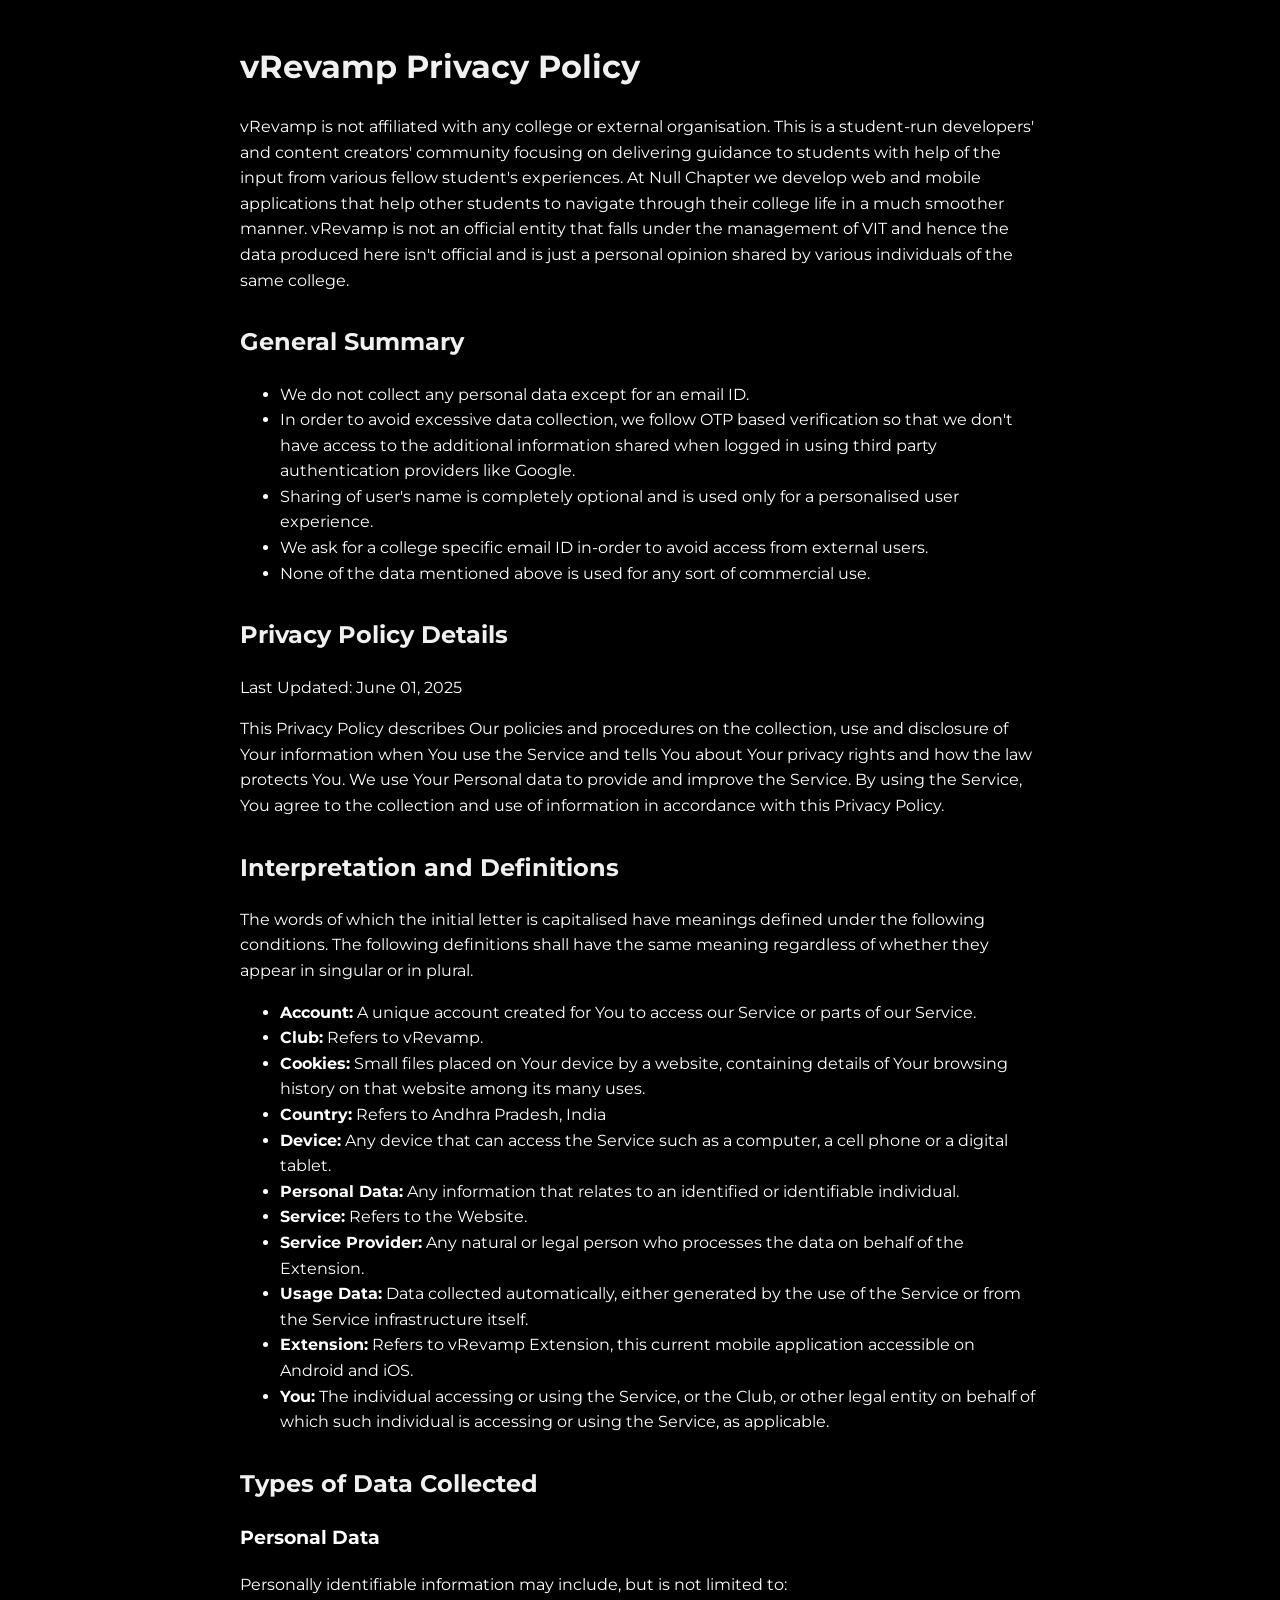
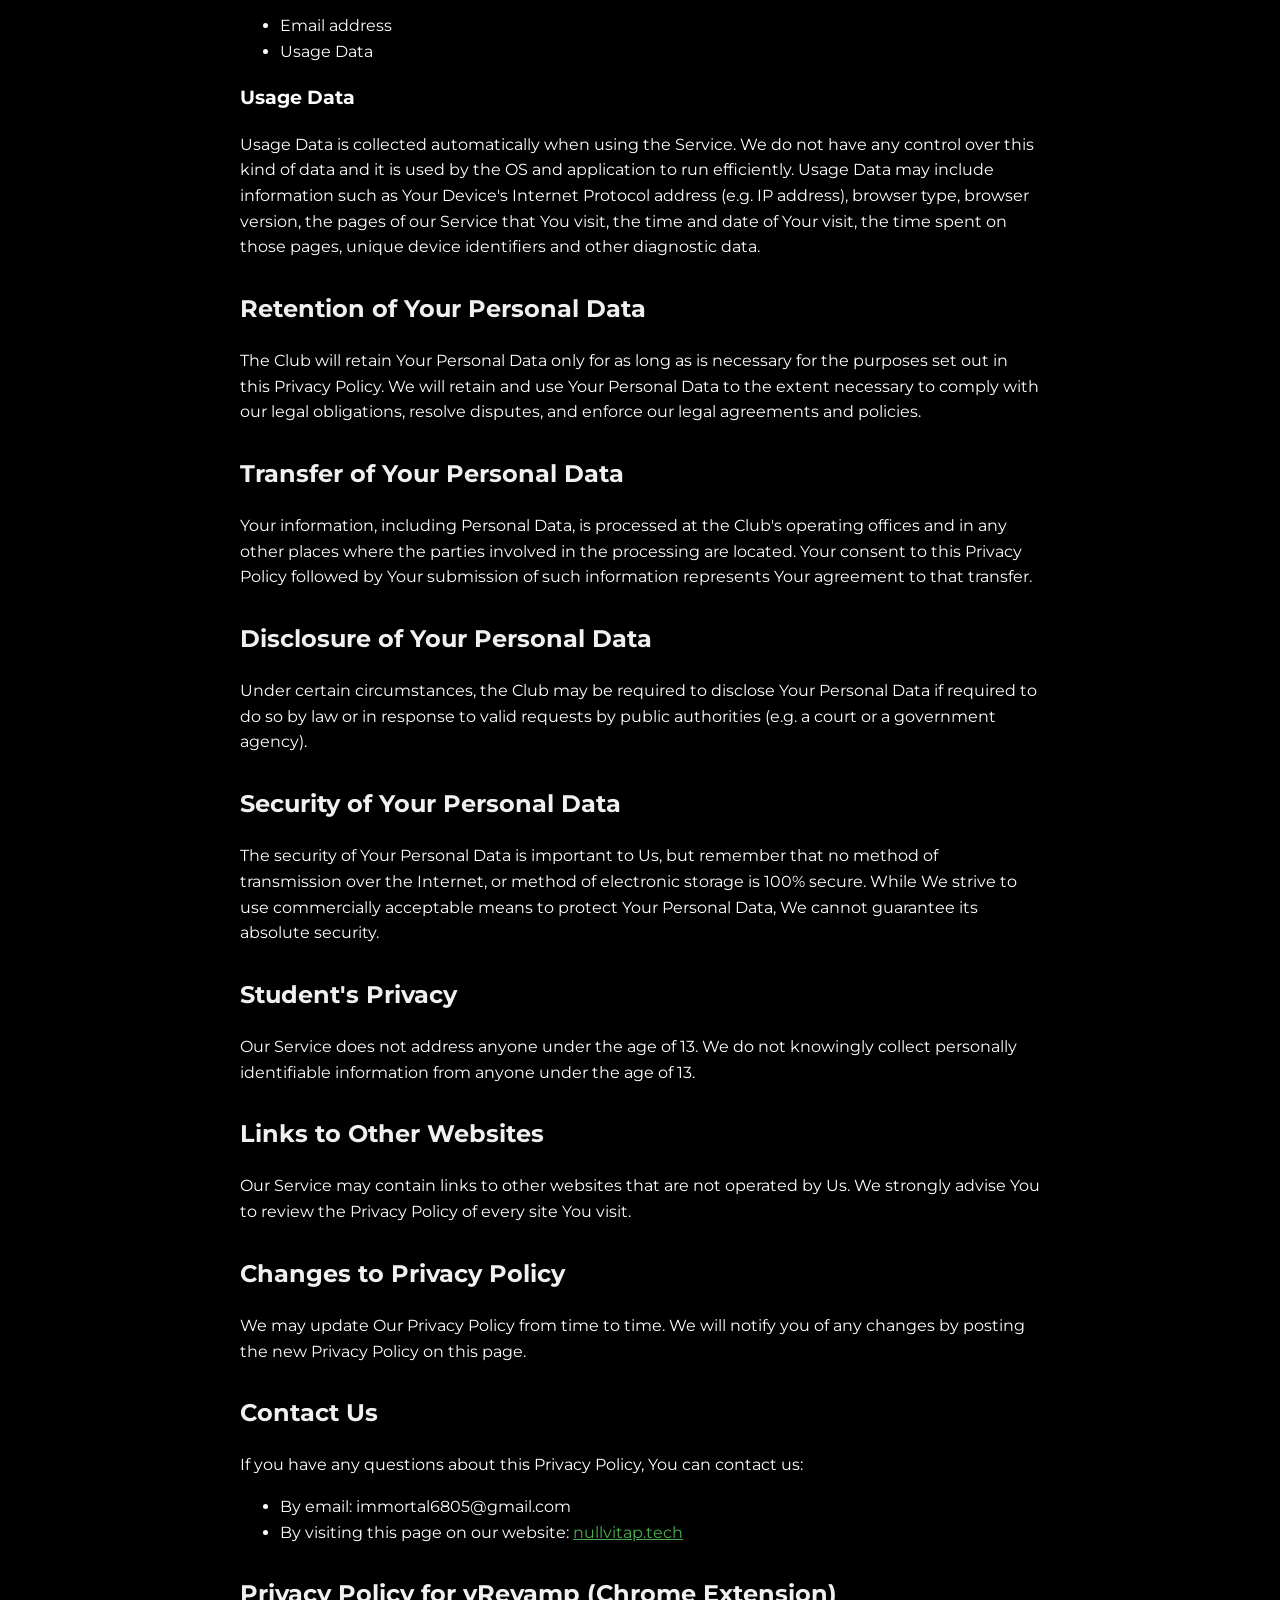
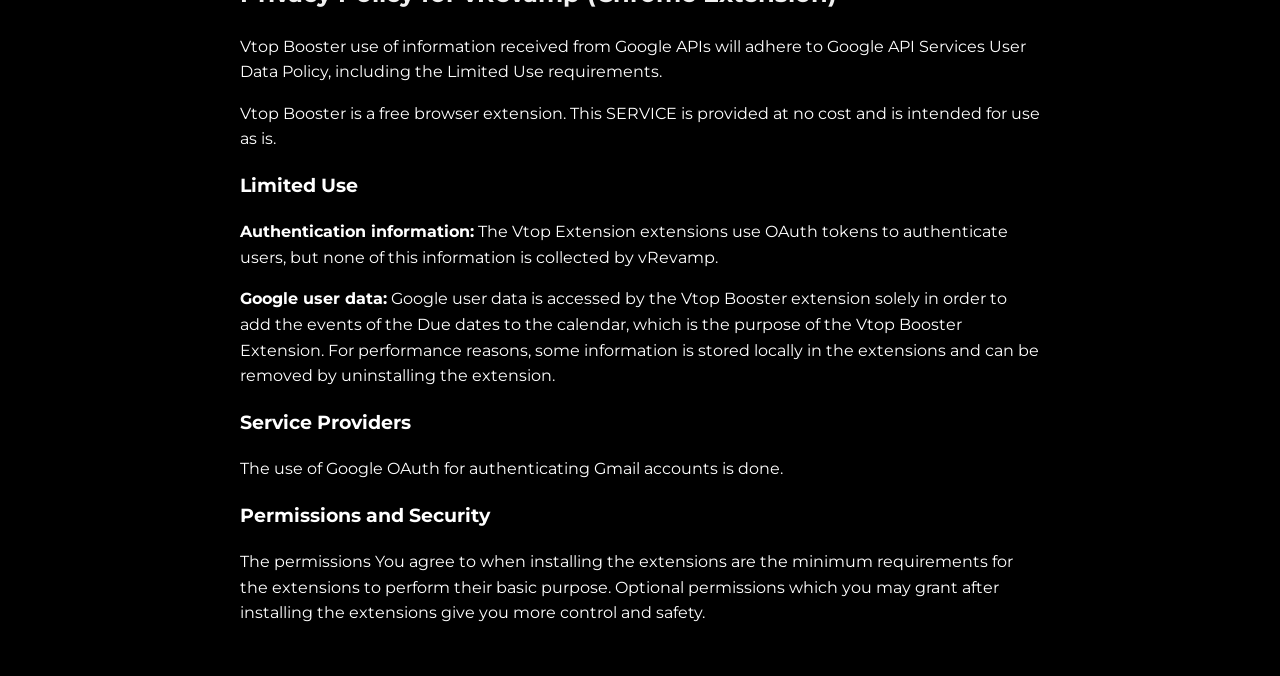
<file: index.html>
<!DOCTYPE html>
<html lang="en">
<head>
    <meta charset="UTF-8">
    <meta name="viewport" content="width=device-width, initial-scale=1.0">
    <title>vRevamp Privacy Policy</title>
    <link href="https://fonts.googleapis.com/css2?family=Montserrat:wght@400;700&display=swap" rel="stylesheet">
    <style>
        body {
            font-family: 'Montserrat', sans-serif;
            background-color: #000;
            color: #fff;
            line-height: 1.6;
            padding: 20px;
            max-width: 800px;
            margin: 0 auto;
        }
        h1, h2 {
            color: #f0f0f0;
        }
        a {
            color: #4CAF50;
        }
        .section {
            margin-bottom: 30px;
        }
    </style>
</head>
<body>
    <h1>vRevamp Privacy Policy</h1>
    
    <div class="section">
        <p>vRevamp is not affiliated with any college or external organisation. This is a student-run developers' and content creators' community focusing on delivering guidance to students with help of the input from various fellow student's experiences. At Null Chapter we develop web and mobile applications that help other students to navigate through their college life in a much smoother manner. vRevamp is not an official entity that falls under the management of VIT and hence the data produced here isn't official and is just a personal opinion shared by various individuals of the same college.</p>
    </div>

    <div class="section">
        <h2>General Summary</h2>
        <ul>
            <li>We do not collect any personal data except for an email ID.</li>
            <li>In order to avoid excessive data collection, we follow OTP based verification so that we don't have access to the additional information shared when logged in using third party authentication providers like Google.</li>
            <li>Sharing of user's name is completely optional and is used only for a personalised user experience.</li>
            <li>We ask for a college specific email ID in-order to avoid access from external users.</li>
            <li>None of the data mentioned above is used for any sort of commercial use.</li>
        </ul>
    </div>
    
    <div class="section">
        <h2>Privacy Policy Details</h2>
        <p>Last Updated: June 01, 2025</p>
        <p>This Privacy Policy describes Our policies and procedures on the collection, use and disclosure of Your information when You use the Service and tells You about Your privacy rights and how the law protects You. We use Your Personal data to provide and improve the Service. By using the Service, You agree to the collection and use of information in accordance with this Privacy Policy.</p>
    </div>
    
    <div class="section">
        <h2>Interpretation and Definitions</h2>
        <p>The words of which the initial letter is capitalised have meanings defined under the following conditions. The following definitions shall have the same meaning regardless of whether they appear in singular or in plural.</p>
        <ul>
            <li><strong>Account:</strong> A unique account created for You to access our Service or parts of our Service.</li>
            <li><strong>Club:</strong> Refers to vRevamp.</li>
            <li><strong>Cookies:</strong> Small files placed on Your device by a website, containing details of Your browsing history on that website among its many uses.</li>
            <li><strong>Country:</strong> Refers to Andhra Pradesh, India</li>
            <li><strong>Device:</strong> Any device that can access the Service such as a computer, a cell phone or a digital tablet.</li>
            <li><strong>Personal Data:</strong> Any information that relates to an identified or identifiable individual.</li>
            <li><strong>Service:</strong> Refers to the Website.</li>
            <li><strong>Service Provider:</strong> Any natural or legal person who processes the data on behalf of the Extension.</li>
            <li><strong>Usage Data:</strong> Data collected automatically, either generated by the use of the Service or from the Service infrastructure itself.</li>
            <li><strong>Extension:</strong> Refers to vRevamp Extension, this current mobile application accessible on Android and iOS.</li>
            <li><strong>You:</strong> The individual accessing or using the Service, or the Club, or other legal entity on behalf of which such individual is accessing or using the Service, as applicable.</li>
        </ul>
    </div>

    <div class="section">
        <h2>Types of Data Collected</h2>
        <h3>Personal Data</h3>
        <p>Personally identifiable information may include, but is not limited to:</p>
        <ul>
            <li>Email address</li>
            <li>Usage Data</li>
        </ul>
        
        <h3>Usage Data</h3>
        <p>Usage Data is collected automatically when using the Service. We do not have any control over this kind of data and it is used by the OS and application to run efficiently. Usage Data may include information such as Your Device's Internet Protocol address (e.g. IP address), browser type, browser version, the pages of our Service that You visit, the time and date of Your visit, the time spent on those pages, unique device identifiers and other diagnostic data.</p>
    </div>

    <div class="section">
        <h2>Retention of Your Personal Data</h2>
        <p>The Club will retain Your Personal Data only for as long as is necessary for the purposes set out in this Privacy Policy. We will retain and use Your Personal Data to the extent necessary to comply with our legal obligations, resolve disputes, and enforce our legal agreements and policies.</p>
    </div>

    <div class="section">
        <h2>Transfer of Your Personal Data</h2>
        <p>Your information, including Personal Data, is processed at the Club's operating offices and in any other places where the parties involved in the processing are located. Your consent to this Privacy Policy followed by Your submission of such information represents Your agreement to that transfer.</p>
    </div>

    <div class="section">
        <h2>Disclosure of Your Personal Data</h2>
        <p>Under certain circumstances, the Club may be required to disclose Your Personal Data if required to do so by law or in response to valid requests by public authorities (e.g. a court or a government agency).</p>
    </div>

    <div class="section">
        <h2>Security of Your Personal Data</h2>
        <p>The security of Your Personal Data is important to Us, but remember that no method of transmission over the Internet, or method of electronic storage is 100% secure. While We strive to use commercially acceptable means to protect Your Personal Data, We cannot guarantee its absolute security.</p>
    </div>

    <div class="section">
        <h2>Student's Privacy</h2>
        <p>Our Service does not address anyone under the age of 13. We do not knowingly collect personally identifiable information from anyone under the age of 13.</p>
    </div>

    <div class="section">
        <h2>Links to Other Websites</h2>
        <p>Our Service may contain links to other websites that are not operated by Us. We strongly advise You to review the Privacy Policy of every site You visit.</p>
    </div>

    <div class="section">
        <h2>Changes to Privacy Policy</h2>
        <p>We may update Our Privacy Policy from time to time. We will notify you of any changes by posting the new Privacy Policy on this page.</p>
    </div>

    <div class="section">
        <h2>Contact Us</h2>
        <p>If you have any questions about this Privacy Policy, You can contact us:</p>
        <ul>
            <li>By email: immortal6805@gmail.com</li>
            <li>By visiting this page on our website: <a href="https://nullvitap.tech">nullvitap.tech</a></li>
        </ul>
    </div>

    <div class="section">
        <h2>Privacy Policy for vRevamp (Chrome Extension)</h2>
        <p>Vtop Booster use of information received from Google APIs will adhere to Google API Services User Data Policy, including the Limited Use requirements.</p>
        <p>Vtop Booster is a free browser extension. This SERVICE is provided at no cost and is intended for use as is.</p>
        
        <h3>Limited Use</h3>
        <p><strong>Authentication information:</strong> The Vtop Extension extensions use OAuth tokens to authenticate users, but none of this information is collected by vRevamp.</p>
        <p><strong>Google user data:</strong> Google user data is accessed by the Vtop Booster extension solely in order to add the events of the Due dates to the calendar, which is the purpose of the Vtop Booster Extension. For performance reasons, some information is stored locally in the extensions and can be removed by uninstalling the extension.</p>
        
        <h3>Service Providers</h3>
        <p>The use of Google OAuth for authenticating Gmail accounts is done.</p>
        
        <h3>Permissions and Security</h3>
        <p>The permissions You agree to when installing the extensions are the minimum requirements for the extensions to perform their basic purpose. Optional permissions which you may grant after installing the extensions give you more control and safety.</p>
    </div>
</body>
</html>
</file>
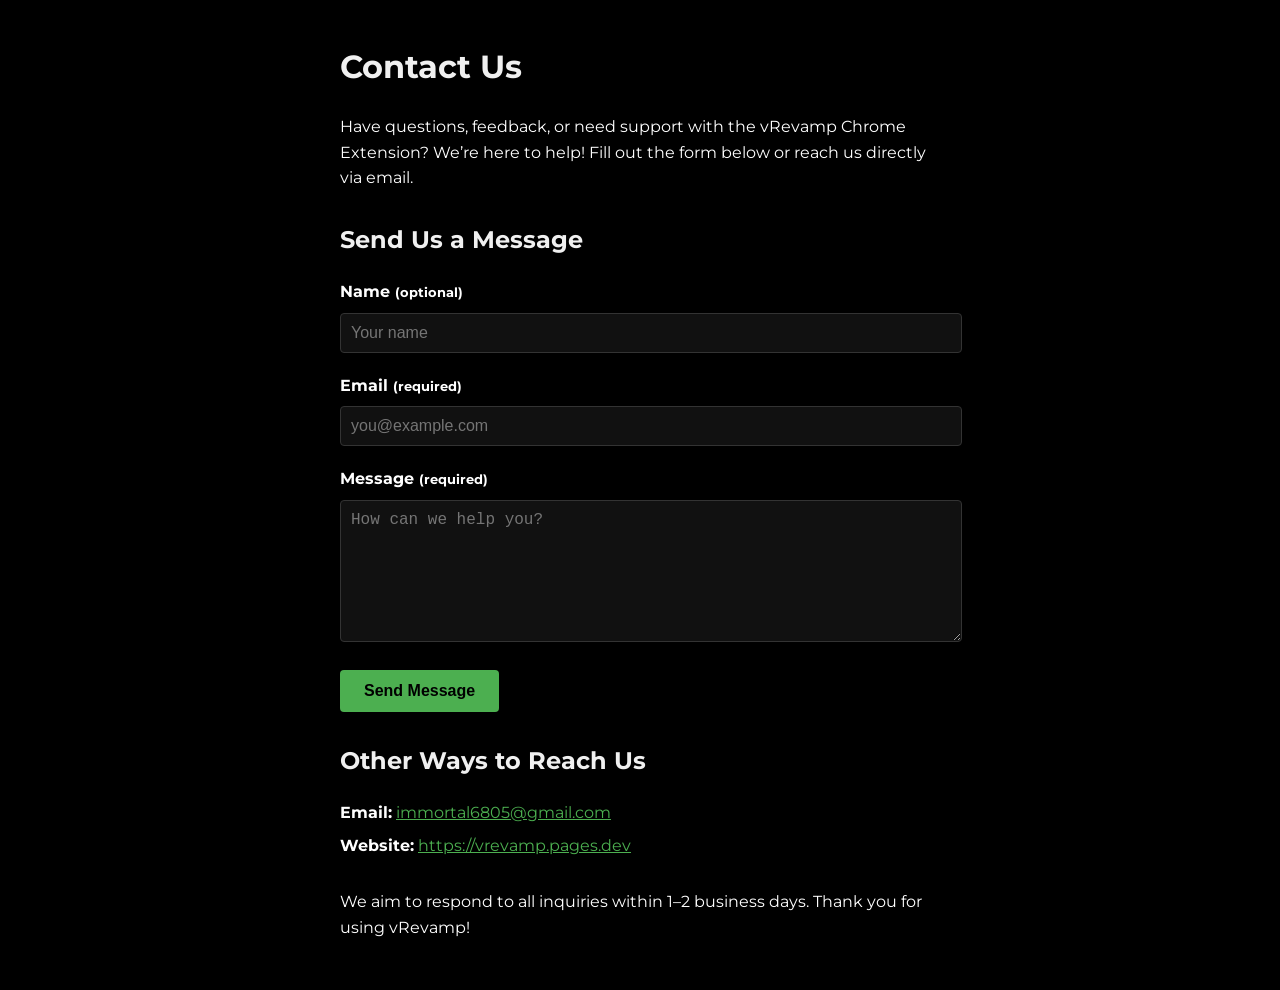
<file: html/contact.html>
<!DOCTYPE html>
<html lang="en">
<head>
  <meta charset="UTF-8" />
  <meta name="viewport" content="width=device-width, initial-scale=1.0"/>
  <title>vRevamp Extension — Contact Us</title>
  <link
    href="https://fonts.googleapis.com/css2?family=Montserrat:wght@400;700&display=swap"
    rel="stylesheet"
  />
  <style>
    body {
      font-family: 'Montserrat', sans-serif;
      background-color: #000;
      color: #fff;
      line-height: 1.6;
      padding: 20px;
      max-width: 600px;
      margin: 0 auto;
    }
    h1, h2 {
      color: #f0f0f0;
    }
    label {
      display: block;
      margin-bottom: 8px;
      font-weight: 700;
    }
    input[type="text"],
    input[type="email"],
    textarea {
      width: 100%;
      padding: 10px;
      margin-bottom: 20px;
      background-color: #111;
      border: 1px solid #333;
      border-radius: 4px;
      color: #fff;
      font-size: 1rem;
    }
    textarea {
      resize: vertical;
      min-height: 120px;
    }
    button {
      background-color: #4CAF50;
      color: #000;
      padding: 12px 24px;
      border: none;
      border-radius: 4px;
      font-size: 1rem;
      font-weight: 700;
      cursor: pointer;
      transition: background-color 0.2s ease;
    }
    button:hover {
      background-color: #45a049;
    }
    .section {
      margin-bottom: 30px;
    }
    .contact-info ul {
      list-style: none;
      padding: 0;
    }
    .contact-info li {
      margin-bottom: 8px;
    }
    a {
      color: #4CAF50;
    }
  </style>
</head>
<body>
  <h1>Contact Us</h1>

  <div class="section">
    <p>
      Have questions, feedback, or need support with the vRevamp Chrome Extension?
      We’re here to help! Fill out the form below or reach us directly via email.
    </p>
  </div>

  <div class="section">
    <h2>Send Us a Message</h2>
    <form action="https://your-server.com/contact" method="POST">
      <label for="name">Name <small>(optional)</small></label>
      <input type="text" id="name" name="name" placeholder="Your name" />

      <label for="email">Email <small>(required)</small></label>
      <input
        type="email"
        id="email"
        name="email"
        placeholder="you@example.com"
        required
      />

      <label for="message">Message <small>(required)</small></label>
      <textarea
        id="message"
        name="message"
        placeholder="How can we help you?"
        required
      ></textarea>

      <button type="submit">Send Message</button>
    </form>
  </div>

  <div class="section contact-info">
    <h2>Other Ways to Reach Us</h2>
    <ul>
      <li>
        <strong>Email:</strong>
        <a href="mailto:immortal6805@gmail.com"
          >immortal6805@gmail.com</a
        >
      </li>
      <li>
        <strong>Website:</strong>
        <a href="" target="_blank"
          >
          https://vrevamp.pages.dev
          </a
        >
      </li>
      <li>

      </li>
    </ul>
  </div>

  <div class="section">
    <p>
      We aim to respond to all inquiries within 1–2 business days. Thank you for
      using vRevamp!
    </p>
  </div>
</body>
</html>
</file>
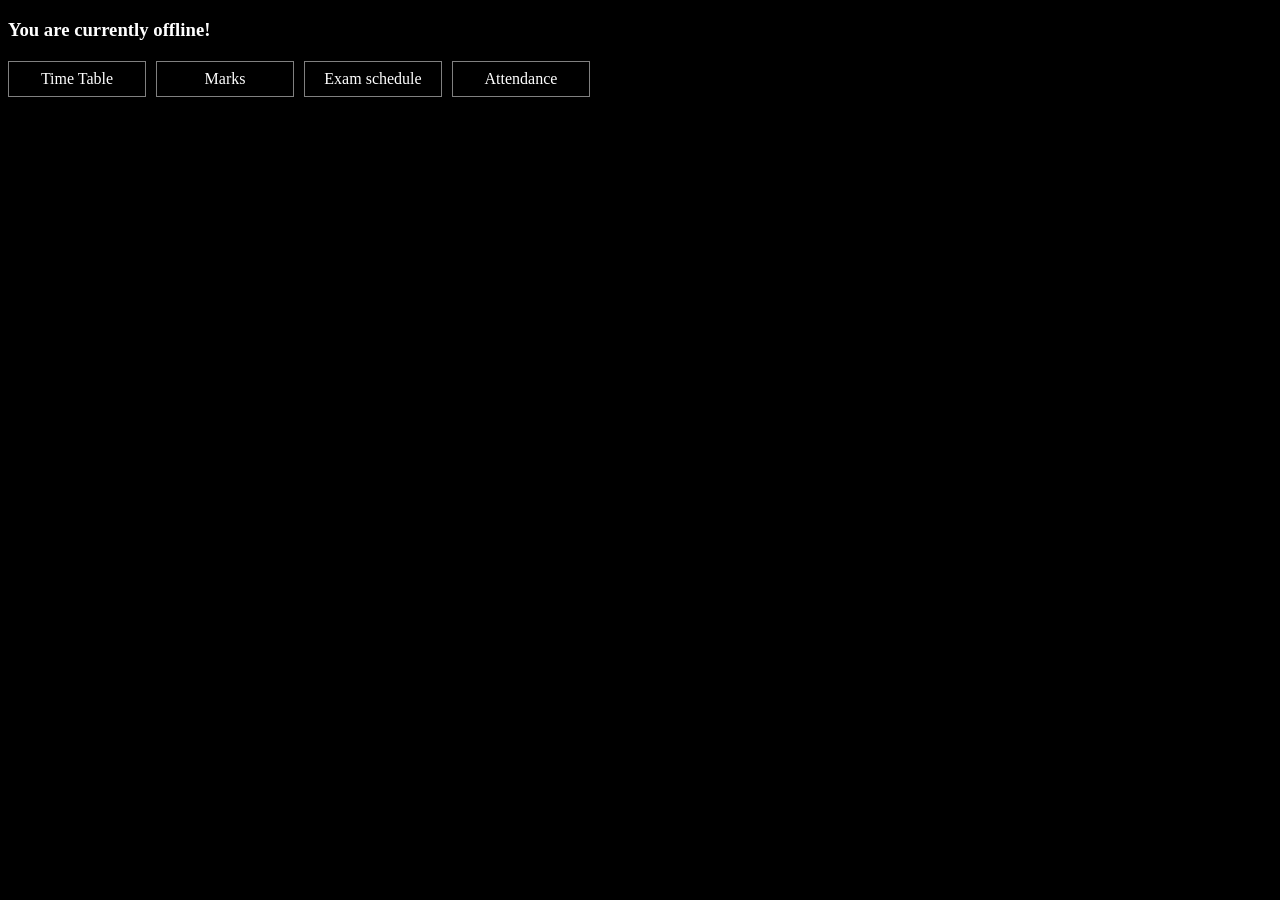
<file: html/offline.html>
<!DOCTYPE html>
<html lang="en">

<head>
  <meta charset="UTF-8">
  <meta name="viewport" content="width=device-width, initial-scale=1">
  <meta https-equiv="Content-Security-Policy" content="default-src *;" />

  <link rel="stylesheet" href="../css/table.css">
  <link rel="stylesheet" href="../css/scrollBar.css">

  <style>
    body {
      background: black;
      color: white;
    }

    .menu {
      list-style-type: none;
      padding: 0;
      margin: 0;
      display: flex;
      padding-bottom: 10px;
      /* overflow-x: scroll; */
    }

    .menu li {
      display: inline-block;
      margin-right: 10px;
      cursor: pointer;
      padding: 8px;
      border: 1px solid grey;
      min-width: 120px;
      text-align: center;
    }

    .menu li:hover {
      background-color: grey;
    }

    .menu li.active {
      background-color: grey;
    }

    .container {
      margin-top: 20px;
    }
  </style>

  <style>
    #marks-body table,
    td,
    tr {
      border: 1px solid grey;
      border-collapse: collapse;
    }

    #marks-body .customTable-level1 {
      margin-bottom: 20px;
    }
  </style>


  <title></title>
</head>

<body>

  <h3 class="offline-text">You are currently offline!</h3>
  <div class="container">
    <ul class="menu" id="menu"></ul>

    <div id="content">
      <!-- This div fills the timetable of the student  -->
      <div id="tt-body" data-name="Time Table"></div>
      <!-- This div fills the marks page -->
      <div id="marks-body" data-name="Marks"></div>
      <!-- This div fills the exam-schedule-body -->
      <div id="exam-schedule-body" data-name="Exam schedule"></div>
      <!-- This div fills the attendance details filled from cache-->
      <div id="attendance-body" data-name="Attendance"></div>
    </div>
  </div>

  <script src="../js/offline/createNavMenu.js"></script>

  <script src="../js/store/store.js"></script>

  <script src="../js/store/saveTimeTableDetails.js"></script>
  <script src="../js/store/saveMarksPage.js"></script>
  <script src="../js/utils/filterRepeated.js"></script>
  <script src="../js/store/saveExamSchedulePage.js"></script>
  <script src="../js/store/saveAttendancePage.js"></script>

  <script src="../js/timetable/createTimeTable.js"></script>
  <script src="../js/timetable/parsersTimeTable.js"></script>
  <script src="../js/timetable/timetable.js"></script>

  <script src="../js/offline/renderTimetable.js"></script>
  <script src="../js/offline/renderMarksPage.js"></script>
  <script src="../js/offline/renderExamSchedulePage.js"></script>
  <script src="../js/offline/renderAttendancePage.js"></script>

</body>

</html>
</file>
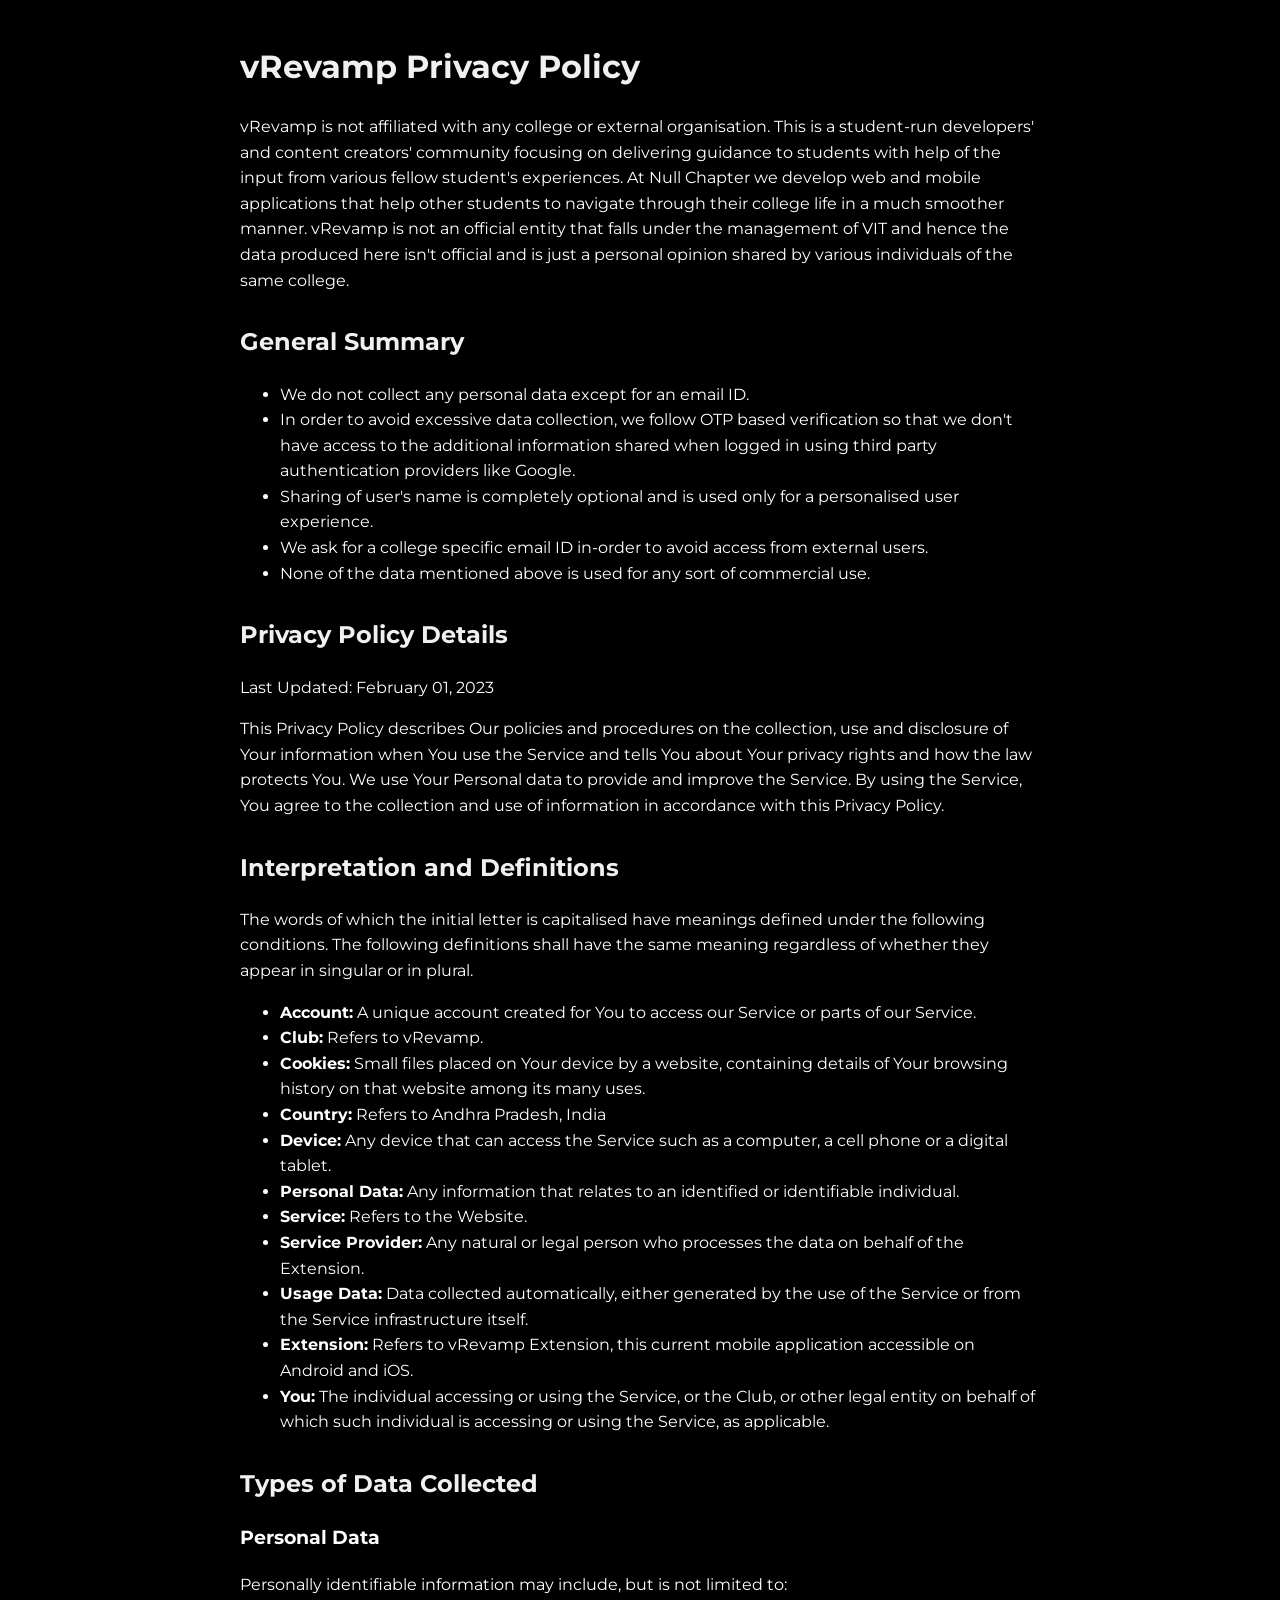
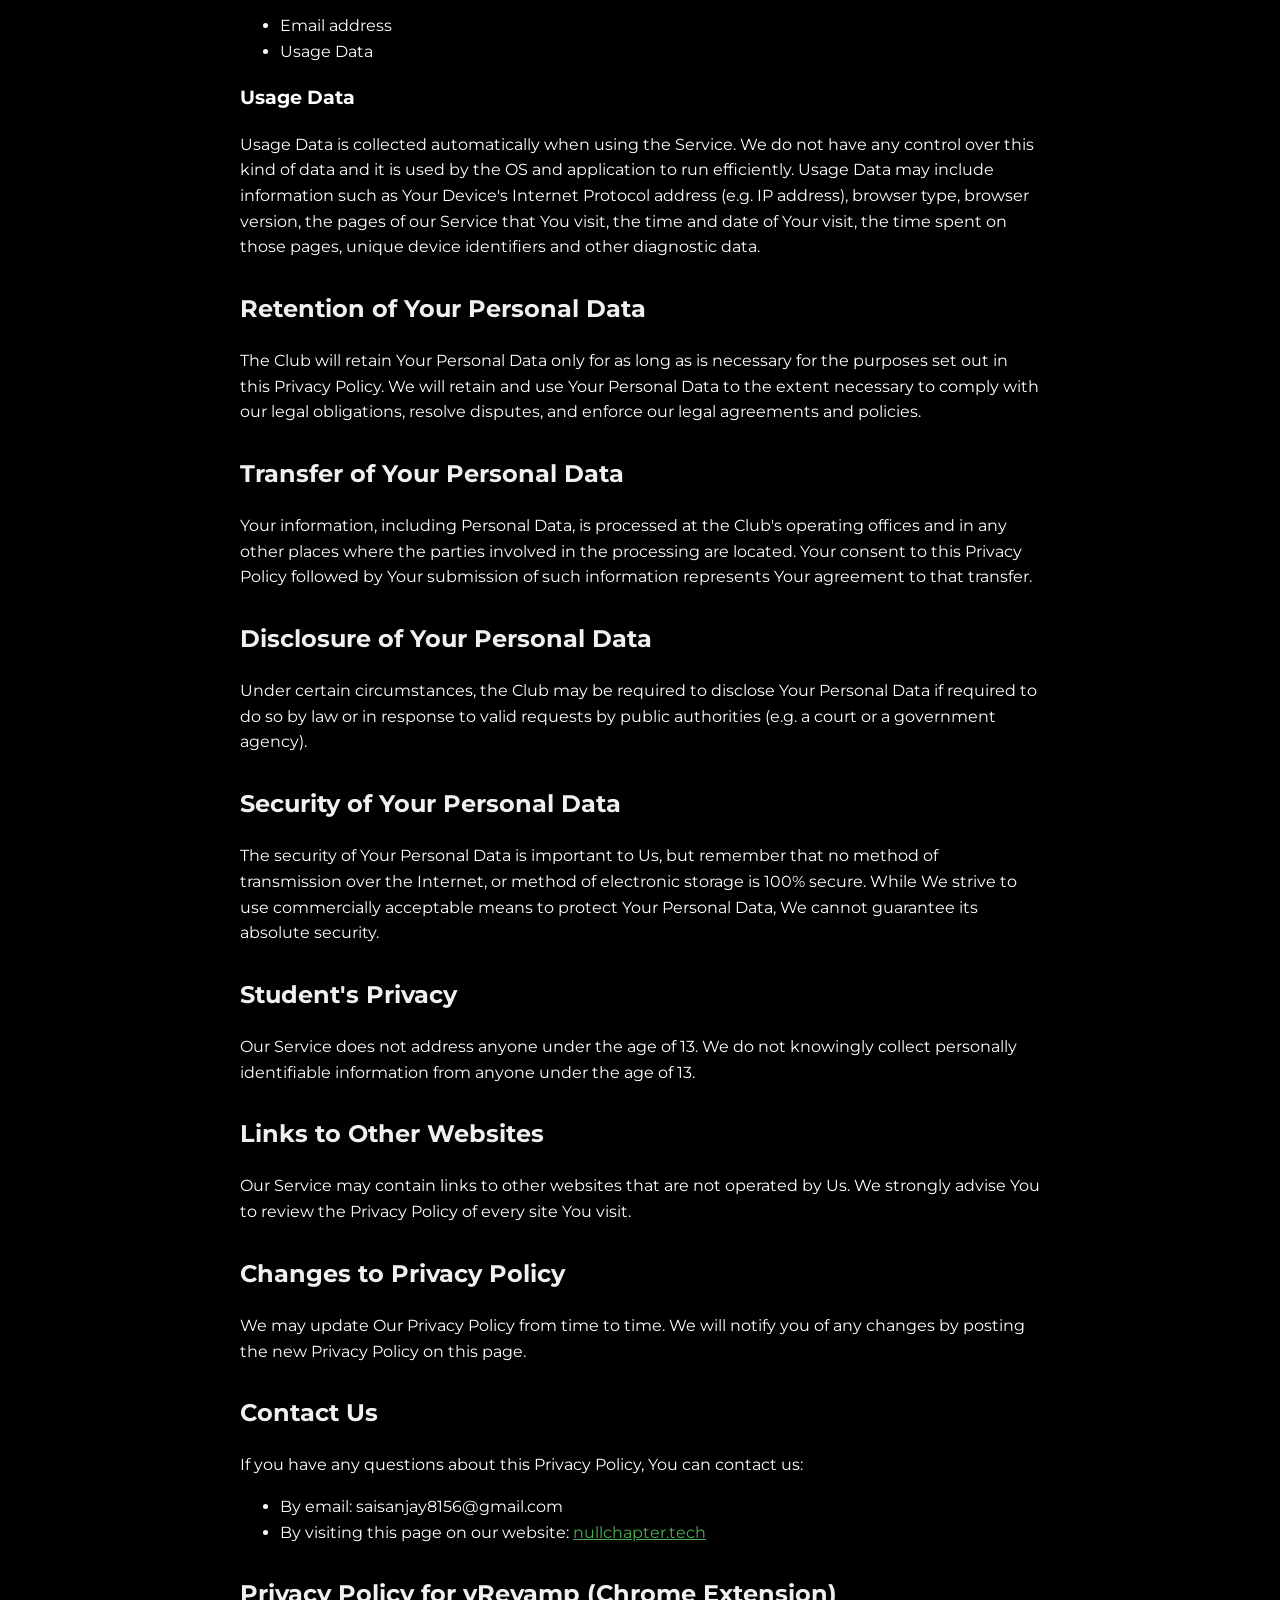
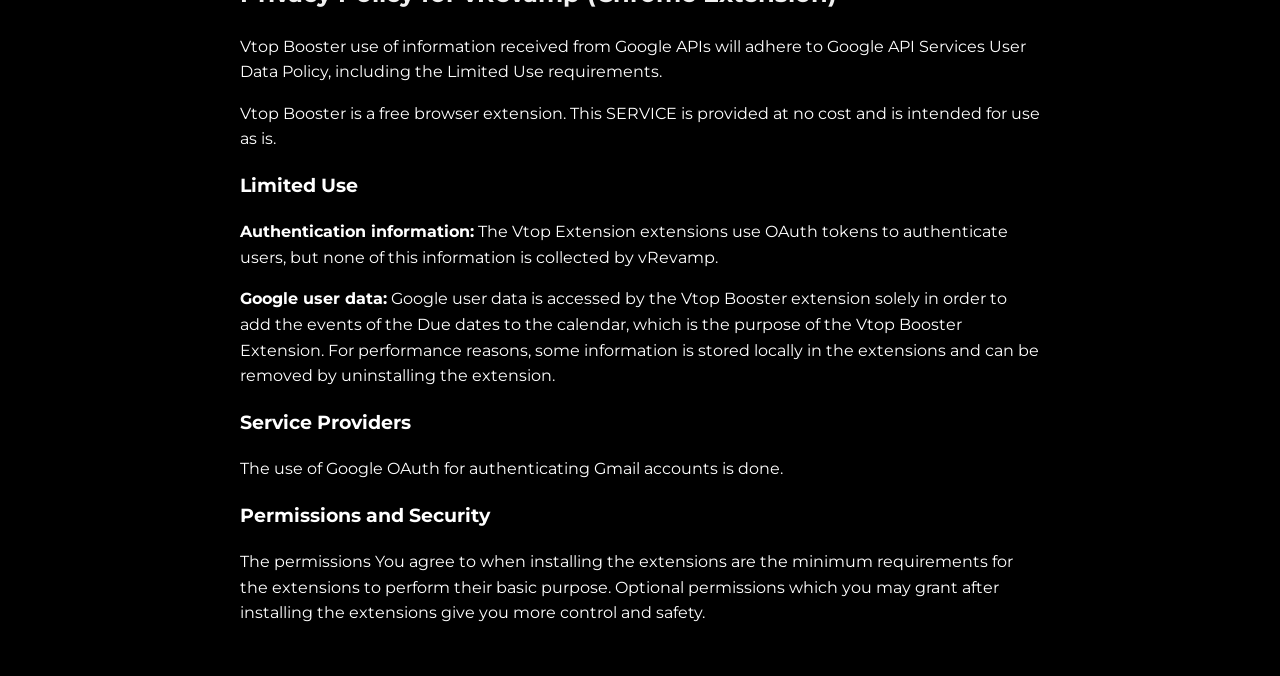
<file: html/policy-preview.html>
<!DOCTYPE html>
<html lang="en">
<head>
    <meta charset="UTF-8">
    <meta name="viewport" content="width=device-width, initial-scale=1.0">
    <title>vRevamp Privacy Policy</title>
    <link href="https://fonts.googleapis.com/css2?family=Montserrat:wght@400;700&display=swap" rel="stylesheet">
    <style>
        body {
            font-family: 'Montserrat', sans-serif;
            background-color: #000;
            color: #fff;
            line-height: 1.6;
            padding: 20px;
            max-width: 800px;
            margin: 0 auto;
        }
        h1, h2 {
            color: #f0f0f0;
        }
        a {
            color: #4CAF50;
        }
        .section {
            margin-bottom: 30px;
        }
    </style>
</head>
<body>
    <h1>vRevamp Privacy Policy</h1>
    
    <div class="section">
        <p>vRevamp is not affiliated with any college or external organisation. This is a student-run developers' and content creators' community focusing on delivering guidance to students with help of the input from various fellow student's experiences. At Null Chapter we develop web and mobile applications that help other students to navigate through their college life in a much smoother manner. vRevamp is not an official entity that falls under the management of VIT and hence the data produced here isn't official and is just a personal opinion shared by various individuals of the same college.</p>
    </div>

    <div class="section">
        <h2>General Summary</h2>
        <ul>
            <li>We do not collect any personal data except for an email ID.</li>
            <li>In order to avoid excessive data collection, we follow OTP based verification so that we don't have access to the additional information shared when logged in using third party authentication providers like Google.</li>
            <li>Sharing of user's name is completely optional and is used only for a personalised user experience.</li>
            <li>We ask for a college specific email ID in-order to avoid access from external users.</li>
            <li>None of the data mentioned above is used for any sort of commercial use.</li>
        </ul>
    </div>
    
    <div class="section">
        <h2>Privacy Policy Details</h2>
        <p>Last Updated: February 01, 2023</p>
        <p>This Privacy Policy describes Our policies and procedures on the collection, use and disclosure of Your information when You use the Service and tells You about Your privacy rights and how the law protects You. We use Your Personal data to provide and improve the Service. By using the Service, You agree to the collection and use of information in accordance with this Privacy Policy.</p>
    </div>
    
    <div class="section">
        <h2>Interpretation and Definitions</h2>
        <p>The words of which the initial letter is capitalised have meanings defined under the following conditions. The following definitions shall have the same meaning regardless of whether they appear in singular or in plural.</p>
        <ul>
            <li><strong>Account:</strong> A unique account created for You to access our Service or parts of our Service.</li>
            <li><strong>Club:</strong> Refers to vRevamp.</li>
            <li><strong>Cookies:</strong> Small files placed on Your device by a website, containing details of Your browsing history on that website among its many uses.</li>
            <li><strong>Country:</strong> Refers to Andhra Pradesh, India</li>
            <li><strong>Device:</strong> Any device that can access the Service such as a computer, a cell phone or a digital tablet.</li>
            <li><strong>Personal Data:</strong> Any information that relates to an identified or identifiable individual.</li>
            <li><strong>Service:</strong> Refers to the Website.</li>
            <li><strong>Service Provider:</strong> Any natural or legal person who processes the data on behalf of the Extension.</li>
            <li><strong>Usage Data:</strong> Data collected automatically, either generated by the use of the Service or from the Service infrastructure itself.</li>
            <li><strong>Extension:</strong> Refers to vRevamp Extension, this current mobile application accessible on Android and iOS.</li>
            <li><strong>You:</strong> The individual accessing or using the Service, or the Club, or other legal entity on behalf of which such individual is accessing or using the Service, as applicable.</li>
        </ul>
    </div>

    <div class="section">
        <h2>Types of Data Collected</h2>
        <h3>Personal Data</h3>
        <p>Personally identifiable information may include, but is not limited to:</p>
        <ul>
            <li>Email address</li>
            <li>Usage Data</li>
        </ul>
        
        <h3>Usage Data</h3>
        <p>Usage Data is collected automatically when using the Service. We do not have any control over this kind of data and it is used by the OS and application to run efficiently. Usage Data may include information such as Your Device's Internet Protocol address (e.g. IP address), browser type, browser version, the pages of our Service that You visit, the time and date of Your visit, the time spent on those pages, unique device identifiers and other diagnostic data.</p>
    </div>

    <div class="section">
        <h2>Retention of Your Personal Data</h2>
        <p>The Club will retain Your Personal Data only for as long as is necessary for the purposes set out in this Privacy Policy. We will retain and use Your Personal Data to the extent necessary to comply with our legal obligations, resolve disputes, and enforce our legal agreements and policies.</p>
    </div>

    <div class="section">
        <h2>Transfer of Your Personal Data</h2>
        <p>Your information, including Personal Data, is processed at the Club's operating offices and in any other places where the parties involved in the processing are located. Your consent to this Privacy Policy followed by Your submission of such information represents Your agreement to that transfer.</p>
    </div>

    <div class="section">
        <h2>Disclosure of Your Personal Data</h2>
        <p>Under certain circumstances, the Club may be required to disclose Your Personal Data if required to do so by law or in response to valid requests by public authorities (e.g. a court or a government agency).</p>
    </div>

    <div class="section">
        <h2>Security of Your Personal Data</h2>
        <p>The security of Your Personal Data is important to Us, but remember that no method of transmission over the Internet, or method of electronic storage is 100% secure. While We strive to use commercially acceptable means to protect Your Personal Data, We cannot guarantee its absolute security.</p>
    </div>

    <div class="section">
        <h2>Student's Privacy</h2>
        <p>Our Service does not address anyone under the age of 13. We do not knowingly collect personally identifiable information from anyone under the age of 13.</p>
    </div>

    <div class="section">
        <h2>Links to Other Websites</h2>
        <p>Our Service may contain links to other websites that are not operated by Us. We strongly advise You to review the Privacy Policy of every site You visit.</p>
    </div>

    <div class="section">
        <h2>Changes to Privacy Policy</h2>
        <p>We may update Our Privacy Policy from time to time. We will notify you of any changes by posting the new Privacy Policy on this page.</p>
    </div>

    <div class="section">
        <h2>Contact Us</h2>
        <p>If you have any questions about this Privacy Policy, You can contact us:</p>
        <ul>
            <li>By email: saisanjay8156@gmail.com</li>
            <li>By visiting this page on our website: <a href="https://nullchapter.tech">nullchapter.tech</a></li>
        </ul>
    </div>

    <div class="section">
        <h2>Privacy Policy for vRevamp (Chrome Extension)</h2>
        <p>Vtop Booster use of information received from Google APIs will adhere to Google API Services User Data Policy, including the Limited Use requirements.</p>
        <p>Vtop Booster is a free browser extension. This SERVICE is provided at no cost and is intended for use as is.</p>
        
        <h3>Limited Use</h3>
        <p><strong>Authentication information:</strong> The Vtop Extension extensions use OAuth tokens to authenticate users, but none of this information is collected by vRevamp.</p>
        <p><strong>Google user data:</strong> Google user data is accessed by the Vtop Booster extension solely in order to add the events of the Due dates to the calendar, which is the purpose of the Vtop Booster Extension. For performance reasons, some information is stored locally in the extensions and can be removed by uninstalling the extension.</p>
        
        <h3>Service Providers</h3>
        <p>The use of Google OAuth for authenticating Gmail accounts is done.</p>
        
        <h3>Permissions and Security</h3>
        <p>The permissions You agree to when installing the extensions are the minimum requirements for the extensions to perform their basic purpose. Optional permissions which you may grant after installing the extensions give you more control and safety.</p>
    </div>
</body>
</html>
</file>
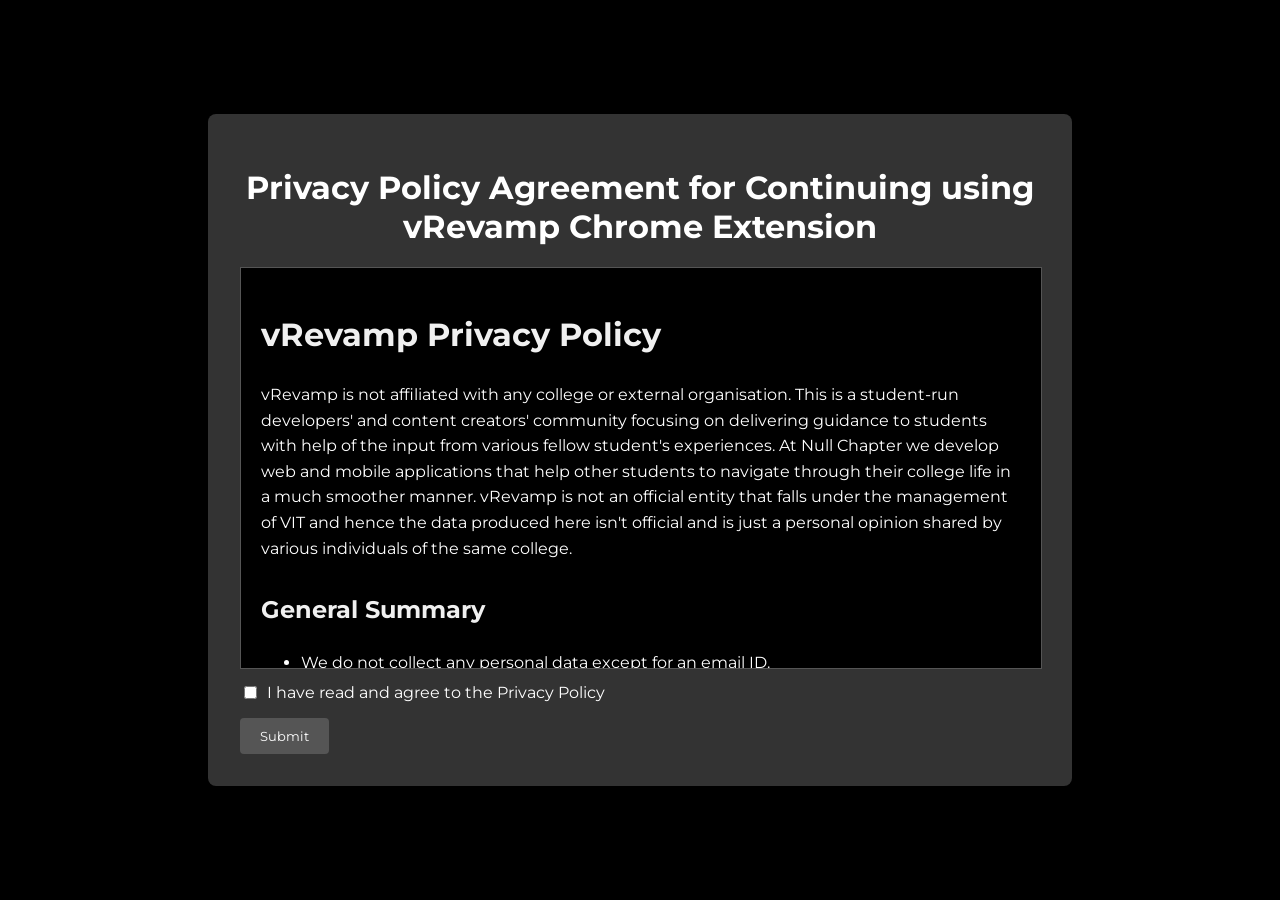
<file: html/privacy-policy.html>
<!DOCTYPE html>
<html lang="en">
  <head>
    <meta charset="UTF-8" />
    <meta name="viewport" content="width=device-width, initial-scale=1.0" />
    <title>Privacy Policy Agreement</title>
    <link
      href="https://fonts.googleapis.com/css2?family=Montserrat:wght@400;700&display=swap"
      rel="stylesheet"
    />
    <link rel="stylesheet" href="privacy.css" />
  </head>
  <body>
    <div class="container">
      <h1>Privacy Policy Agreement for Continuing using vRevamp Chrome Extension</h1>
      <div class="iframe-container">
        <iframe
          id="policy-iframe"
          src="./policy-preview.html"
          class="policy-iframe"
          title="Privacy Policy"
        ></iframe>
        <div class="scroll-indicator" id="scroll-indicator"></div>
      </div>
      <div id="scroll-message">
        Please scroll through the entire policy to agree.
      </div>
      <div class="checkbox-container" id="checkbox-container">
        <input type="checkbox" id="agree" name="agree" />
        <label for="agree">I have read and agree to the Privacy Policy</label>
      </div>
      <button id="submit" disabled>Submit</button>
    </div>

    <script src="../js/privacy-policy/script.js"></script>
  </body>
</html>
</file>
<file: css/table.css>
.table-div{
    width: 100%;
    /* background-color: white; */
    background: transparent;
    overflow-x: scroll;
}

.styled-table {
    border-collapse: collapse;
    margin: 25px 0;
    font-size: 0.9em;
    font-family: sans-serif;
    min-width: 400px;
    box-shadow: 0 0 20px rgba(0, 0, 0, 0.15);
    --table-alt-color: rgb(1, 144, 216);
    --table-alt-color-light: rgba(1, 144, 216, 0.2);

    --table-color: rgb(0, 152, 121);
    --table-color-light: rgba(0, 152, 121, 0.2);
}

.styled-table > * {
    cursor: default;
}

.styled-table thead tr {
    background-color: var(--table-color);
    color: #ffffff;
    text-align: left;
}

.styled-table th,
.styled-table td {
    padding: 12px 15px !important;
}

.styled-table tbody tr {
    border-bottom: 1px solid #dddddd;
}

.styled-table tbody tr:nth-of-type(even) {
    background-color: rgba(120, 180, 150, 0.05);
}

.styled-table tbody tr:last-of-type {
    border-bottom: 2px solid var(--table-color);
}

.styled-table tbody tr.active-row {
    font-weight: bold;
    color: var(--table-color);
}

.styled-table tbody tr.current-day td:nth-child(1){
  font-weight: bold;
  color: var(--table-color);
  text-decoration: underline;
}

.theory-block{
    border: 2px solid var(--table-alt-color);
    background-color: var(--table-alt-color-light);
}

.styled-table .lab-block{
    border: 2px solid var(--table-color);
    background-color: var(--table-color-light);
}

a.download-timetable{
    padding: 0.5rem;
    font-weight: bold;
    cursor: pointer;

    display: flex;
    justify-content: center;
    align-items: center;
    gap: 1rem;

    transition: .5s;
}

a.download-timetable:hover{
    text-decoration: none;
    color: var(--table-color);
}
</file>
<file: css/scrollBar.css>
/* width */
::-webkit-scrollbar {
  width: 10px;
}

/* Track */
::-webkit-scrollbar-track {
  background: #333;
}

/* Handle */
::-webkit-scrollbar-thumb {
  background: #888;
  border-radius: 3px;
}

/* Handle on hover */
::-webkit-scrollbar-thumb:hover {
  background: #555;
}
</file>
<file: html/privacy.css>
body {
    font-family: 'Montserrat', sans-serif;
    background-color: black;
    color: white;
    display: flex;
    justify-content: center;
    align-items: center;
    height: 100vh;
    margin: 0;
}
.container {
    background-color: #333;
    padding: 2rem;
    border-radius: 8px;
    max-width: 800px;
    width: 100%;
}
h1 {
    text-align: center;
}
.iframe-container {
    position: relative;
    width: 100%;
    height: 400px;
    margin-bottom: 1rem;
}
.policy-iframe {
    width: 100%;
    height: 100%;
    border: 1px solid #555;
}
.scroll-indicator {
    position: absolute;
    bottom: 0;
    left: 0;
    width: 100%;
    height: 1px;
    background: transparent;
}
.checkbox-container {
    display: none;
    align-items: center;
    margin-bottom: 1rem;
}
#agree {
    margin-right: 10px;
}
button {
    background-color: #4CAF50;
    color: white;
    padding: 10px 20px;
    border: none;
    border-radius: 4px;
    cursor: pointer;
    font-family: 'Montserrat', sans-serif;
}
button:disabled {
    background-color: #555;
    cursor: not-allowed;
}
#scroll-message {
    text-align: center;
    margin-bottom: 1rem;
}
</file>
